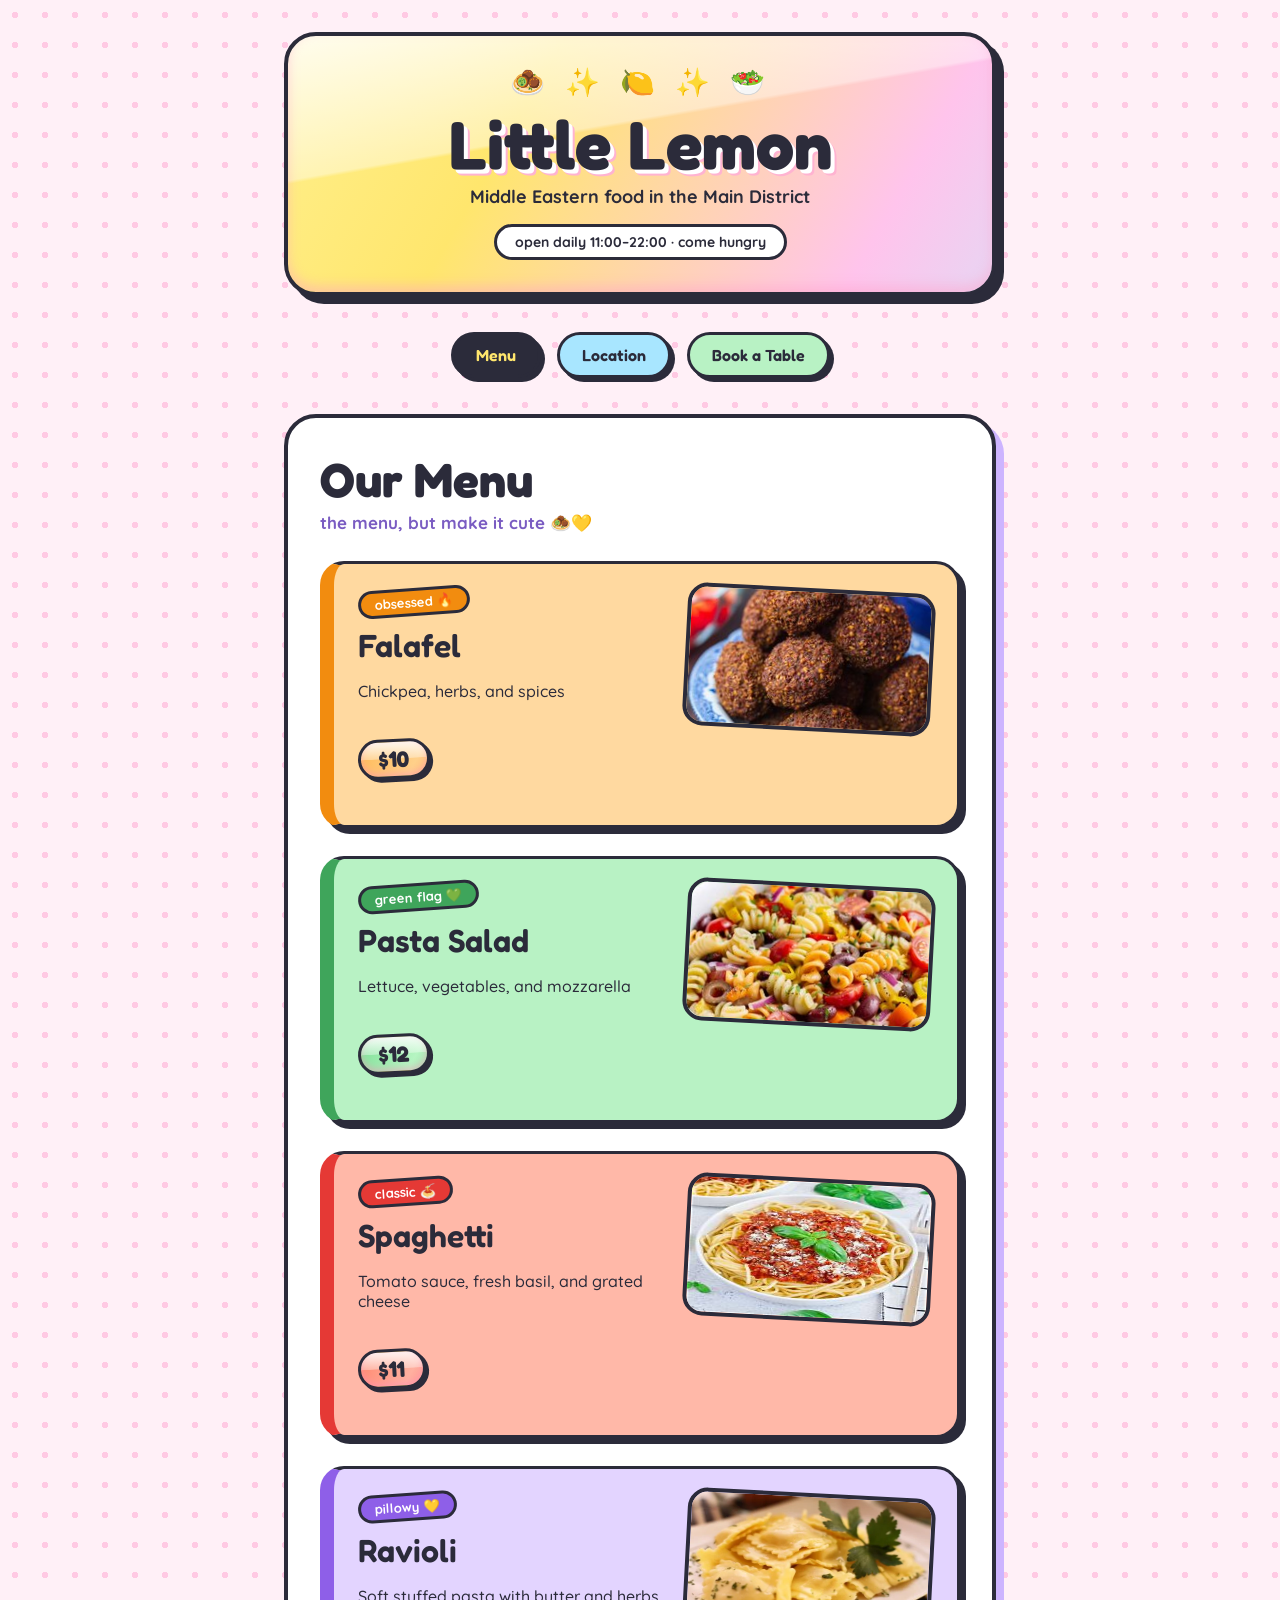
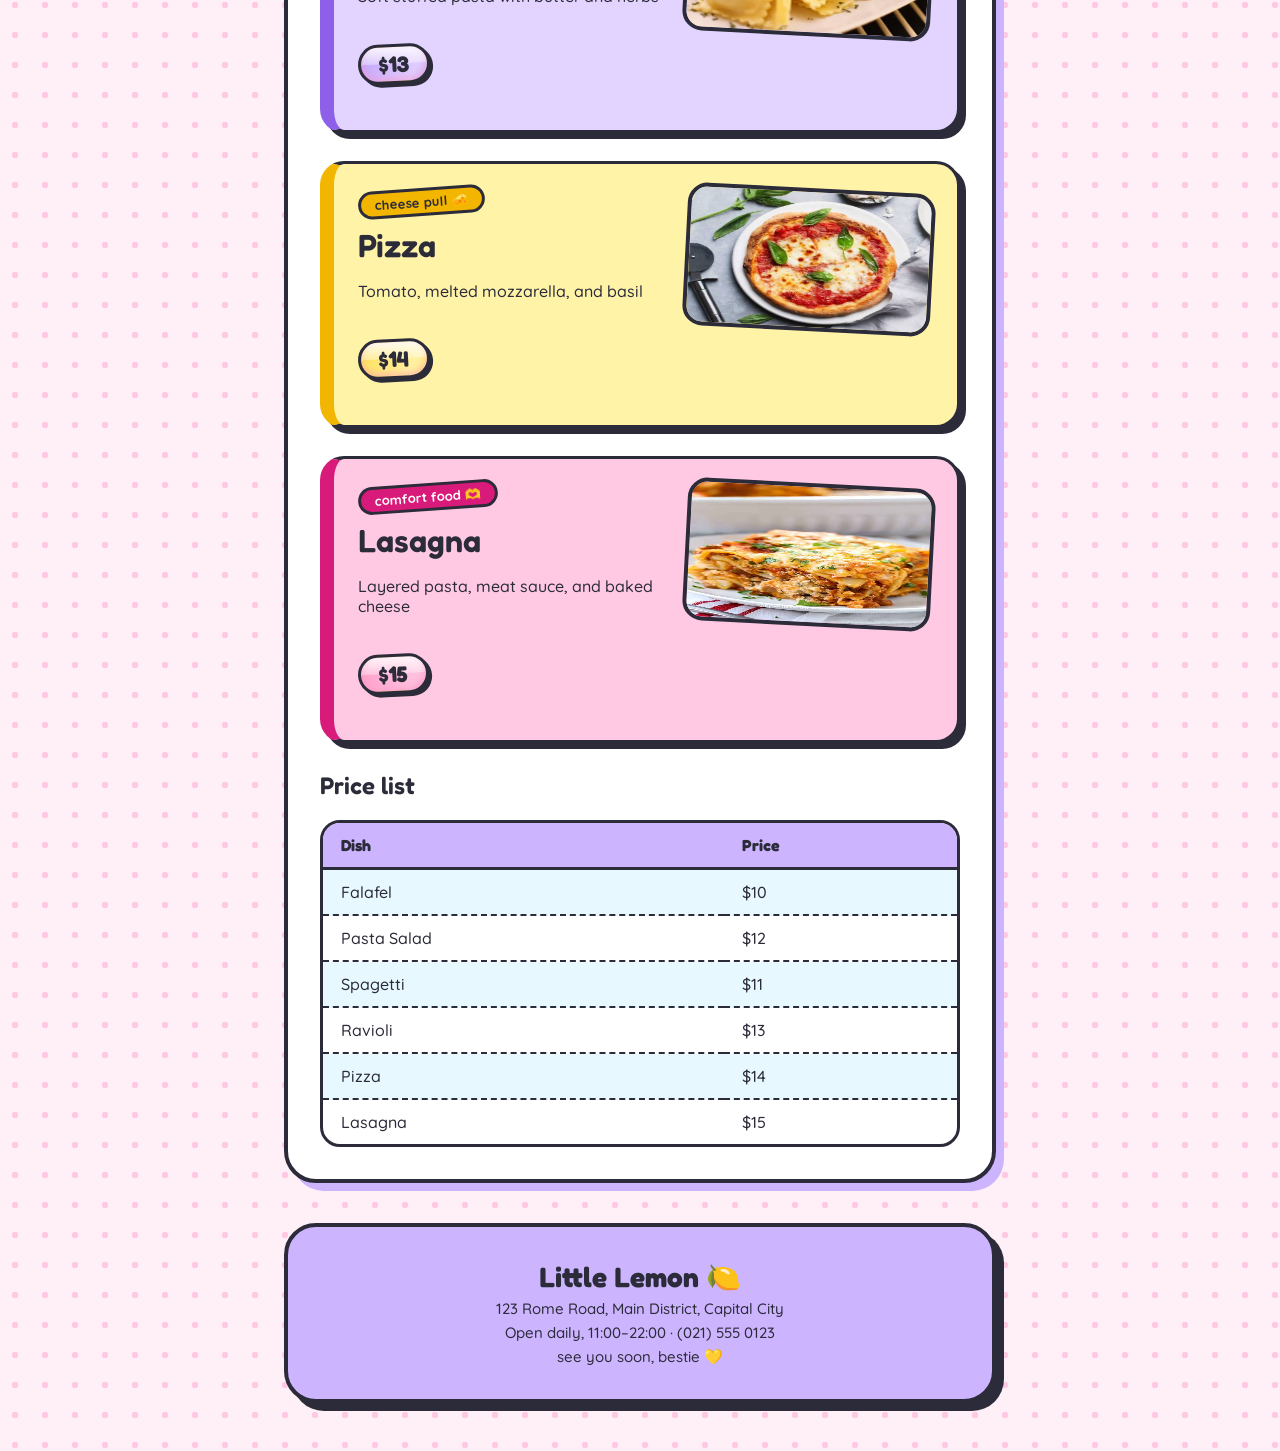
<file: index.html>
<!DOCTYPE html>
<html lang="en">
  <head>
    <meta charset="UTF-8">
    <title>Little Lemon</title>
    <meta name="description" content="Middle Eastern food in the Main District.">
    <meta name="author" content="Lazuardi Al-Muzaki">
    <link rel="preconnect" href="https://fonts.googleapis.com">
    <link href="https://fonts.googleapis.com/css2?family=Fredoka:wght@500;600;700&family=Quicksand:wght@500;700&display=swap" rel="stylesheet">
    <link rel="stylesheet" href="style.css">
  </head>
  <body>
    <header>
      <p class="sparkles">🧆 ✨ 🍋 ✨ 🥗</p>
      <p id="site-name"><a href="index.html">Little Lemon</a></p>
      <p id="tagline">Middle Eastern food in the Main District</p>
      <p class="open-badge">open daily 11:00–22:00 · come hungry</p>
    </header>

    <nav>
      <ul>
        <li><a class="current" href="index.html">Menu</a></li>
        <li><a href="location.html">Location</a></li>
        <li><a href="book.html">Book a Table</a></li>
      </ul>
    </nav>

    <main>
      <h1>Our Menu</h1>
      <p class="intro">the menu, but make it cute 🧆💛</p>

      <div class="dish falafel">

        <img src="falafel.jpeg" width="240" height="135" alt="A falafel">
        <span class="tag">obsessed 🔥</span>
        <h2>Falafel</h2>
        <p>Chickpea, herbs, and spices</p>
        <p class="price">$10</p>
      </div>

      <div class="dish salad">
        <img src="salad.jpeg" width="240" height="135" alt="A pasta salad">
        <span class="tag">green flag 💚</span>
        <h2>Pasta Salad</h2>
        <p>Lettuce, vegetables, and mozzarella</p>
        <p class="price">$12</p>
      </div>

      <div class="dish spaghetti">
        <img src="spaghetti.jpeg" width="240" height="135" alt="Spaghetti with tomato sauce and basil">
        <span class="tag">classic 🍝</span>
        <h2>Spaghetti</h2>
        <p>Tomato sauce, fresh basil, and grated cheese</p>
        <p class="price">$11</p>
      </div>

      <div class="dish ravioli">
        <img src="ravioli.jpeg" width="240" height="135" alt="A plate of ravioli with parsley">
        <span class="tag">pillowy 💛</span>
        <h2>Ravioli</h2>
        <p>Soft stuffed pasta with butter and herbs</p>
        <p class="price">$13</p>
      </div>

      <div class="dish pizza">

        <img src="pizza.jpeg" width="240" height="135" alt="A margherita pizza with basil">
        <span class="tag">cheese pull 🧀</span>
        <h2>Pizza</h2>
        <p>Tomato, melted mozzarella, and basil</p>
        <p class="price">$14</p>
      </div>

      <div class="dish lasagna">
        <img src="lasagna.jpeg" width="240" height="135" alt="A slice of lasagna">
        <span class="tag">comfort food 🫶</span>
        <h2>Lasagna</h2>
        <p>Layered pasta, meat sauce, and baked cheese</p>
        <p class="price">$15</p>
      </div>

      <h2>Price list</h2>
      <table>
        <tr>
          <th>Dish</th>
          <th>Price</th>
        </tr>
        <tr>
          <td>Falafel</td>
          <td>$10</td>
        </tr>
        <tr>
          <td>Pasta Salad</td>
          <td>$12</td>
        </tr>
        <tr>
          <td>Spagetti</td>
          <td>$11</td>

        </tr>
        <tr>
          <td>Ravioli</td>
          <td>$13</td>
        </tr>
        <tr>
          <td>Pizza</td>
          <td>$14</td>
        </tr>
        <tr>
          <td>Lasagna</td>
          <td>$15</td>
        </tr>
      </table>
    </main>

    <footer>
      <p class="footer-name">Little Lemon 🍋</p>
      <p>123 Rome Road, Main District, Capital City</p>
      <p>Open daily, 11:00–22:00 · (021) 555 0123</p>
      <p>see you soon, bestie 💛</p>
    </footer>
  </body>
</html>
</file>
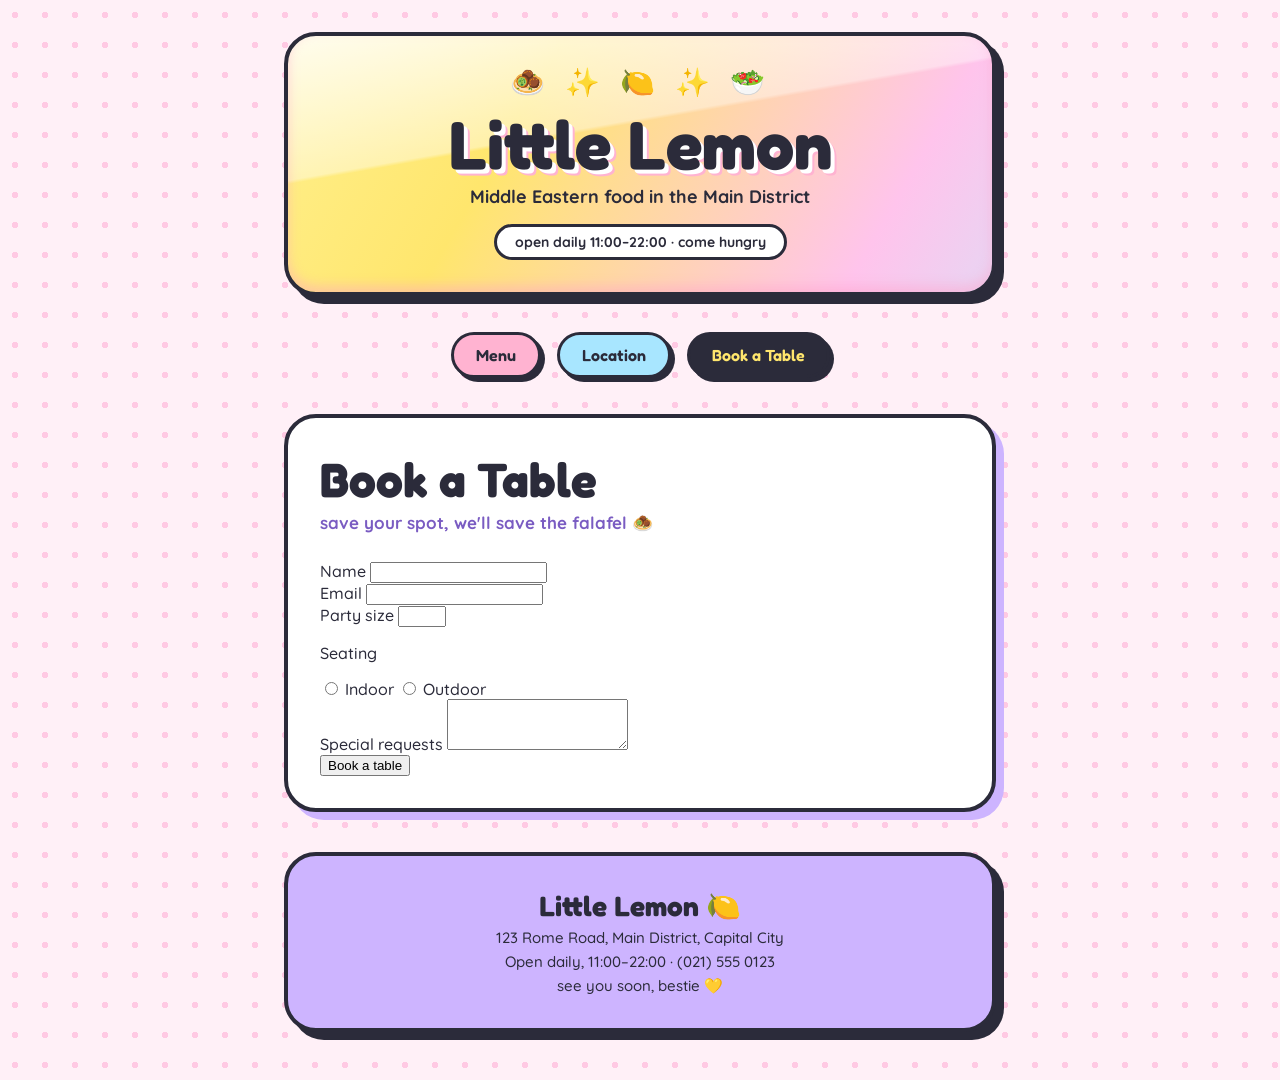
<file: book.html>
<!DOCTYPE html>
<html lang="en">
  <head>
    <meta charset="UTF-8">
    <title>Book a Table</title>
    <meta name="description" content="Middle Eastern food in the Main District.">
    <meta name="author" content="Lazuardi Al-Muzaki">
    <link rel="preconnect" href="https://fonts.googleapis.com">
    <link href="https://fonts.googleapis.com/css2?family=Fredoka:wght@500;600;700&family=Quicksand:wght@500;700&display=swap" rel="stylesheet">
    <link rel="stylesheet" href="style.css">
  </head>
  <body>
    <header>
      <p class="sparkles">🧆 ✨ 🍋 ✨ 🥗</p>
      <p id="site-name"><a href="index.html">Little Lemon</a></p>
      <p id="tagline">Middle Eastern food in the Main District</p>
      <p class="open-badge">open daily 11:00–22:00 · come hungry</p>
    </header>

    <nav>
      <ul>
        <li><a href="index.html">Menu</a></li>
        <li><a href="location.html">Location</a></li>
        <li><a class="current" href="book.html">Book a Table</a></li>
      </ul>
    </nav>

    <main>
      <h1>Book a Table</h1>
      <p class="intro">save your spot, we'll save the falafel 🧆</p>

      <form action="/book" method="post">

        <div class="field">
          <label for="name">Name</label>
          <input type="text" id="name" name="name" required>
        </div>

        <div class="field">
          <label for="email">Email</label>
          <input type="email" id="email" name="email" required>
        </div>

        <div class="field">
          <label for="party">Party size</label>
          <input type="number" id="party" name="party" min="1" max="12" required>
        </div>

        <div class="field">
          <p class="field-title">Seating</p>
          <input type="radio" id="indoor" name="seating" value="indoor">
          <label class="choice" for="indoor">Indoor</label>
          <input type="radio" id="outdoor" name="seating" value="outdoor">
          <label class="choice" for="outdoor">Outdoor</label>
        </div>

        <div class="field">
          <label for="requests">Special requests</label>
          <textarea id="requests" name="requests" rows="3"></textarea>
        </div>

        <input class="btn" type="submit" value="Book a table">
      </form>
    </main>


    <footer>
      <p class="footer-name">Little Lemon 🍋</p>
      <p>123 Rome Road, Main District, Capital City</p>
      <p>Open daily, 11:00–22:00 · (021) 555 0123</p>
      <p>see you soon, bestie 💛</p>
    </footer>
  </body>
</html>
</file>
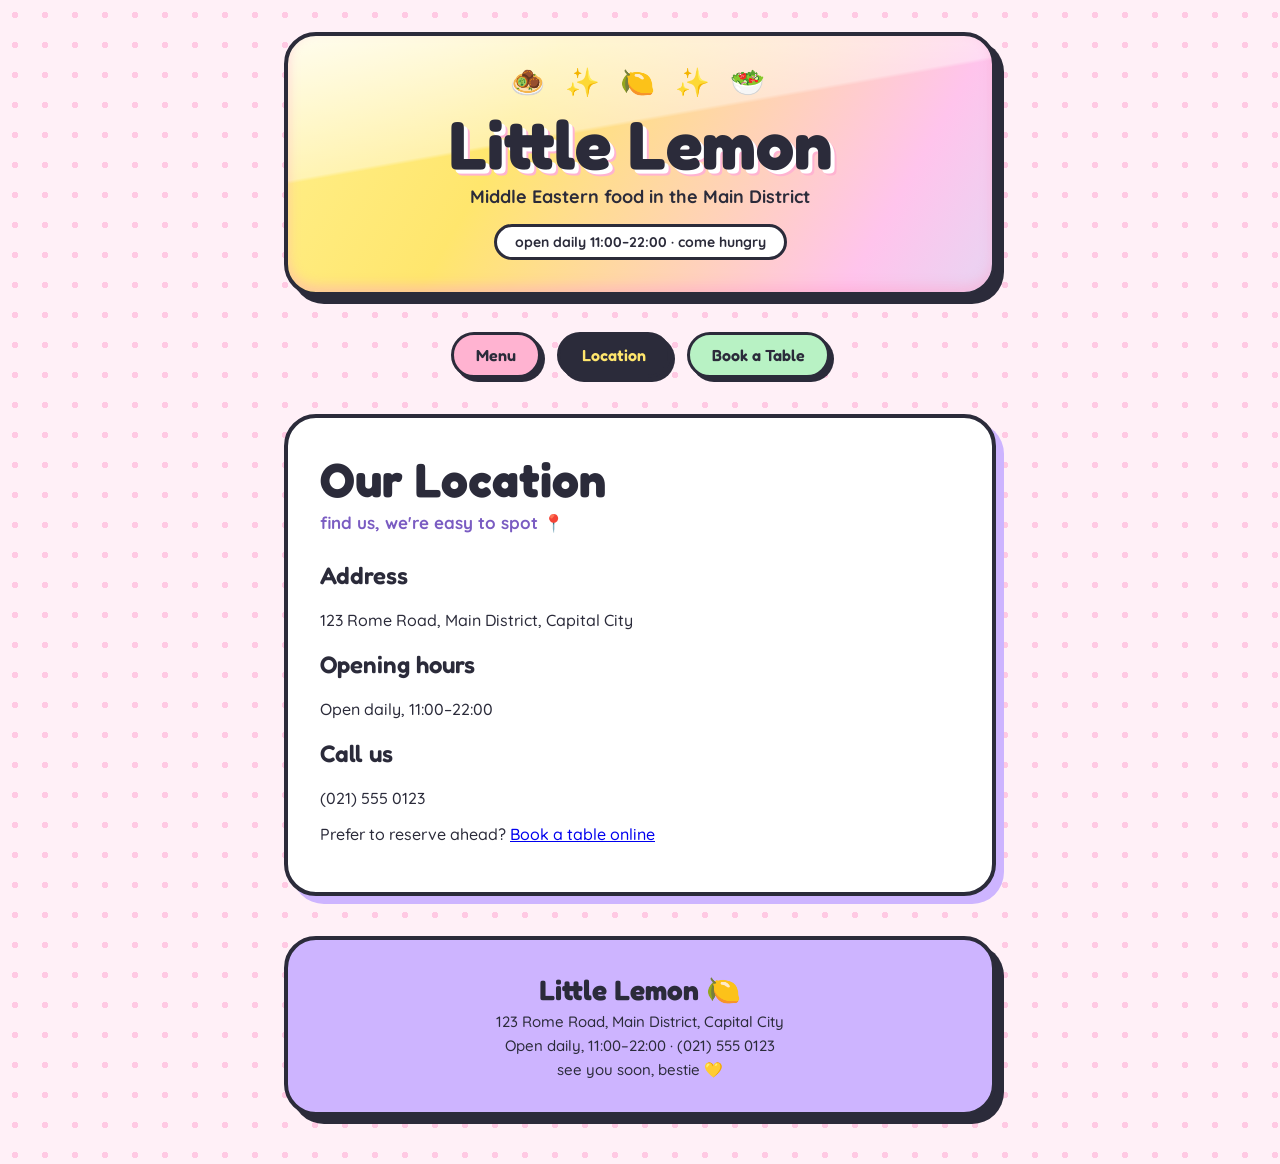
<file: location.html>
<!DOCTYPE html>
<html lang="en">
  <head>
    <meta charset="UTF-8">
    <title>Our Location</title>
    <meta name="description" content="Middle Eastern food in the Main District.">
    <meta name="author" content="Lazuardi Al-Muzaki">
    <link rel="preconnect" href="https://fonts.googleapis.com">
    <link href="https://fonts.googleapis.com/css2?family=Fredoka:wght@500;600;700&family=Quicksand:wght@500;700&display=swap" rel="stylesheet">
    <link rel="stylesheet" href="style.css">
  </head>
  <body>
    <header>
      <p class="sparkles">🧆 ✨ 🍋 ✨ 🥗</p>
      <p id="site-name"><a href="index.html">Little Lemon</a></p>
      <p id="tagline">Middle Eastern food in the Main District</p>
      <p class="open-badge">open daily 11:00–22:00 · come hungry</p>
    </header>

    <nav>
      <ul>
        <li><a href="index.html">Menu</a></li>
        <li><a class="current" href="location.html">Location</a></li>
        <li><a href="book.html">Book a Table</a></li>
      </ul>
    </nav>

    <main>
      <h1>Our Location</h1>
      <p class="intro">find us, we're easy to spot 📍</p>

      <div class="info address">
        <h2>Address</h2>
        <p>123 Rome Road, Main District, Capital City</p>
      </div>

      <div class="info hours">
        <h2>Opening hours</h2>
        <p>Open daily, 11:00–22:00</p>
      </div>

      <div class="info phone">
        <h2>Call us</h2>
        <p>(021) 555 0123</p>
      </div>

      <p>Prefer to reserve ahead? <a class="btn" href="book.html">Book a table online</a></p>
    </main>

    <footer>
      <p class="footer-name">Little Lemon 🍋</p>
      <p>123 Rome Road, Main District, Capital City</p>
      <p>Open daily, 11:00–22:00 · (021) 555 0123</p>
      <p>see you soon, bestie 💛</p>
    </footer>
  </body>
</html>
</file>
<file: style.css>
/* Palette
   Ink       #2B2B3A
   Lemon     #FFE66D
   Bubblegum #FFB3D1
   Lavender  #CDB4FF
   Sky       #A8E6FF
   Matcha    #B8F2C4
   Peach     #FFCFA8
   Milk      #FFF0F7
*/

/* Dasar halaman: pink susu dengan polkadot */
body {
  font-family: "Quicksand", "Trebuchet MS", Verdana, sans-serif;
  font-weight: 500;
  color: #2B2B3A;
  margin: 0px;
  padding: 32px 16px;
  background-color: #FFF0F7;
  background-image: radial-gradient(#FFC9E3 3px, transparent 3px);
  background-size: 30px 30px;
}
h1 {
  font-family: "Fredoka", "Trebuchet MS", sans-serif;
  font-size: 48px;
  font-weight: 700;
  margin-top: 0px;
  margin-bottom: 4px;
  color: #2B2B3A;
}
h2 {
  font-family: "Fredoka", "Trebuchet MS", sans-serif;

  font-weight: 600;
  color: #2B2B3A;
}

/* Header: kuning holo glossy
   Layer 1 = pantulan kaca putih, Layer 2 = gradasi holo */
header {
  width: 640px;
  padding: 28px 32px 32px 32px;
  margin: 0px auto 0px auto;
  background-color: #FFE66D;
  background-image:
    linear-gradient(170deg, rgba(255, 255, 255, 0.85) 0%, rgba(255, 255, 255, 0.4) 38%, rgba(255, 255, 255, 0) 39%),
    linear-gradient(120deg, #FFF59D, #FFE66D, #FFC4EC, #BDF3FF, #FFF59D, #FFD54F, #FFE66D);
  background-size: 100% 100%, 300% 300%;
  background-position: 0% 0%, 0% 50%;
  border: 4px solid #2B2B3A;
  border-radius: 32px;
  box-shadow: 8px 8px 0px #2B2B3A, inset 0px -6px 12px rgba(255, 160, 200, 0.45);
  text-align: center;
  animation: holo 8s ease-in-out infinite alternate;
}
@keyframes holo {
  from { background-position: 0% 0%, 0% 50%; }
  to { background-position: 0% 0%, 100% 50%; }
}
.sparkles {
  font-size: 28px;
  letter-spacing: 6px;
  margin: 0px 0px 4px 0px;
}
#site-name {

  font-family: "Fredoka", "Trebuchet MS", sans-serif;
  font-size: 68px;
  font-weight: 700;
  margin: 0px;
  text-shadow: 4px 4px 0px #FFFFFF, 6px 6px 0px #FFB3D1;
}
#tagline {
  font-size: 18px;
  font-weight: 700;
  margin: 0px 0px 16px 0px;
}
.open-badge {
  display: inline-block;
  margin: 0px;
  padding: 6px 18px;
  background-color: #FFFFFF;
  border: 3px solid #2B2B3A;
  border-radius: 20px;
  font-size: 14px;
  font-weight: 700;
}
header a {
  color: #2B2B3A;
  text-decoration: none;
}

/* Nav: tombol pill warna-warni */
nav {
  width: 640px;
  margin: 36px auto 36px auto;
  text-align: center;
}

nav ul {
  list-style: none;
  padding: 0px;
  margin: 0px;
}
nav li {
  display: inline;
  margin: 0px 6px;
}
nav > ul > li > a {
  display: inline-block;
  padding: 10px 22px;
  border: 3px solid #2B2B3A;
  border-radius: 30px;
  box-shadow: 4px 4px 0px #2B2B3A;
  font-family: "Fredoka", "Trebuchet MS", sans-serif;
  font-weight: 600;
  color: #2B2B3A;
  text-decoration: none;
}
nav li:nth-child(1) a { background-color: #FFB3D1; }
nav li:nth-child(2) a { background-color: #A8E6FF; }
nav li:nth-child(3) a { background-color: #B8F2C4; }
nav li a.current {
  background-color: #2B2B3A;
  color: #FFE66D;
}
nav a:hover {
  box-shadow: 1px 1px 0px #2B2B3A;
  transform: translate(3px, 3px);
}


/* Main: kartu putih bergaya sticker */
main {
  width: 640px;
  padding: 32px;
  margin: 0px auto 40px auto;
  background-color: #FFFFFF;
  border: 4px solid #2B2B3A;
  border-radius: 32px;
  box-shadow: 8px 8px 0px #CDB4FF;
}
.intro {
  font-size: 17px;
  font-weight: 700;
  margin: 0px 0px 28px 0px;
  color: #7A5CC2;
}

/* Kartu hidangan */
.dish {
  min-height: 170px;
  padding: 24px;
  margin-bottom: 28px;
  border: 3px solid #2B2B3A;
  border-radius: 24px;
  box-shadow: 6px 6px 0px #2B2B3A;
}
.dish:hover {
  transform: translate(-3px, -3px);
  box-shadow: 9px 9px 0px #2B2B3A;
}
.dish.falafel {
  background-color: #FFCFA8;

}
.dish.salad {
  background-color: #B8F2C4;
}
.dish img {
  float: right;
  margin-left: 20px;
  margin-bottom: 8px;
  border: 4px solid #2B2B3A;
  border-radius: 20px;
  transform: rotate(3deg);
}
.dish h2 {
  font-size: 32px;
  margin-top: 10px;
  margin-bottom: 6px;
}
.tag {
  display: inline-block;
  padding: 3px 14px;
  background-color: #FFFFFF;
  border: 3px solid #2B2B3A;
  border-radius: 16px;
  font-size: 13px;
  font-weight: 700;
  transform: rotate(-4deg);
}

/* Badge harga: holo glossy seperti stiker */
.price {
  display: inline-block;
  padding: 4px 18px;

  background-color: #FFE66D;
  background-image:
    linear-gradient(180deg, rgba(255, 255, 255, 0.9) 0%, rgba(255, 255, 255, 0.35) 48%, rgba(255, 255, 255, 0) 50%),
    linear-gradient(120deg, #FFF59D, #FFE66D, #FFC4EC, #BDF3FF, #FFF59D, #FFD54F, #FFE66D);
  background-size: 100% 100%, 300% 300%;
  background-position: 0% 0%, 0% 50%;
  border: 3px solid #2B2B3A;
  border-radius: 20px;
  box-shadow: 3px 3px 0px #2B2B3A, inset 0px -3px 6px rgba(255, 140, 190, 0.45);
  font-family: "Fredoka", "Trebuchet MS", sans-serif;
  font-size: 22px;
  font-weight: 700;
  transform: rotate(-3deg);
  animation: holo 6s ease-in-out infinite alternate;
}

/* Tabel */
table {
  width: 100%;
  border: 3px solid #2B2B3A;
  border-radius: 20px;
  border-collapse: separate;
  border-spacing: 0px;
  overflow: hidden;
}
th, td {
  padding: 12px 18px;
  text-align: left;
  border-bottom: 2px dashed #2B2B3A;
}
th {
  background-color: #CDB4FF;

  font-family: "Fredoka", "Trebuchet MS", sans-serif;
  border-bottom: 3px solid #2B2B3A;
}
tr:last-child td {
  border-bottom: none;
}
tr:nth-child(even) td {
  background-color: #E8F8FF;
}
tr:hover td {
  background-image: linear-gradient(120deg, #FFF59D, #FFD9F1, #D2F6FF);
}

/* Footer */
footer {
  width: 640px;
  padding: 28px 32px;
  margin: 0px auto 16px auto;
  background-color: #CDB4FF;
  border: 4px solid #2B2B3A;
  border-radius: 32px;
  box-shadow: 8px 8px 0px #2B2B3A;
  font-size: 15px;
  text-align: center;
}
footer p {
  margin: 5px 0px;
}
.footer-name {
  font-family: "Fredoka", "Trebuchet MS", sans-serif;
  font-size: 28px;
  font-weight: 700;

}

/* Hormati pengguna yang mematikan animasi di perangkatnya */
@media (prefers-reduced-motion: reduce) {
  header, .price {
    animation: none;
  }
}
/* Tema warna per menu */

/* Falafel: oranye */
.dish.falafel {
  background-color: #FFD9A0;
  border-left: 14px solid #F28C0F;
}
.dish.falafel .tag {
  background-color: #F28C0F;
  color: #FFFFFF;
}
.dish.falafel .price {
  background-image:
    linear-gradient(180deg, rgba(255, 255, 255, 0.9) 0%, rgba(255, 255, 255, 0.35) 48%, rgba(255, 255, 255, 0) 50%),
    linear-gradient(120deg, #FFB347, #FFD08A, #FF9A3C, #FFB347);
}

/* Pasta Salad: hijau */
.dish.salad {
  background-color: #B8F2C4;
  border-left: 14px solid #3FA55B;
}
.dish.salad .tag {
  background-color: #3FA55B;
  color: #FFFFFF;
}
.dish.salad .price {
  background-image:
    linear-gradient(180deg, rgba(255, 255, 255, 0.9) 0%, rgba(255, 255, 255, 0.35) 48%, rgba(255, 255, 255, 0) 50%),
    linear-gradient(120deg, #6FD98A, #B6F5C2, #4CC26E, #6FD98A);
}

/* Spaghetti: merah tomat */
.dish.spaghetti {
  background-color: #FFB8A8;
  border-left: 14px solid #E53935;
}
.dish.spaghetti .tag {
  background-color: #E53935;
  color: #FFFFFF;
}
.dish.spaghetti .price {
  background-image:
    linear-gradient(180deg, rgba(255, 255, 255, 0.9) 0%, rgba(255, 255, 255, 0.35) 48%, rgba(255, 255, 255, 0) 50%),
    linear-gradient(120deg, #FF7A5C, #FFB0A0, #FF5A4A, #FF7A5C);
}

/* Ravioli: ungu lavender */
.dish.ravioli {
  background-color: #E3D4FF;
  border-left: 14px solid #8E5FE8;
}
.dish.ravioli .tag {
  background-color: #8E5FE8;
  color: #FFFFFF;
}
.dish.ravioli .price {
  background-image:
    linear-gradient(180deg, rgba(255, 255, 255, 0.9) 0%, rgba(255, 255, 255, 0.35) 48%, rgba(255, 255, 255, 0) 50%),
    linear-gradient(120deg, #B794F6, #E0CCFF, #9F72F0, #B794F6);
}

/* Pizza: kuning cerah */
.dish.pizza {
  background-color: #FFF3A8;
  border-left: 14px solid #F2B600;
}
.dish.pizza .tag {
  background-color: #F2B600;
  color: #2B2B3A;
}
.dish.pizza .price {
  background-image:
    linear-gradient(180deg, rgba(255, 255, 255, 0.9) 0%, rgba(255, 255, 255, 0.35) 48%, rgba(255, 255, 255, 0) 50%),
    linear-gradient(120deg, #FFD93D, #FFF1A0, #FFC400, #FFD93D);
}

/* Lasagna: pink */
.dish.lasagna {
  background-color: #FFC9E3;
  border-left: 14px solid #D81B7A;
}
.dish.lasagna .tag {
  background-color: #D81B7A;
  color: #FFFFFF;
}
.dish.lasagna .price {
  background-image:
    linear-gradient(180deg, rgba(255, 255, 255, 0.9) 0%, rgba(255, 255, 255, 0.35) 48%, rgba(255, 255, 255, 0) 50%),
    linear-gradient(120deg, #FF8FC0, #FFC2DE, #FF6FAE, #FF8FC0);
}
</file>
